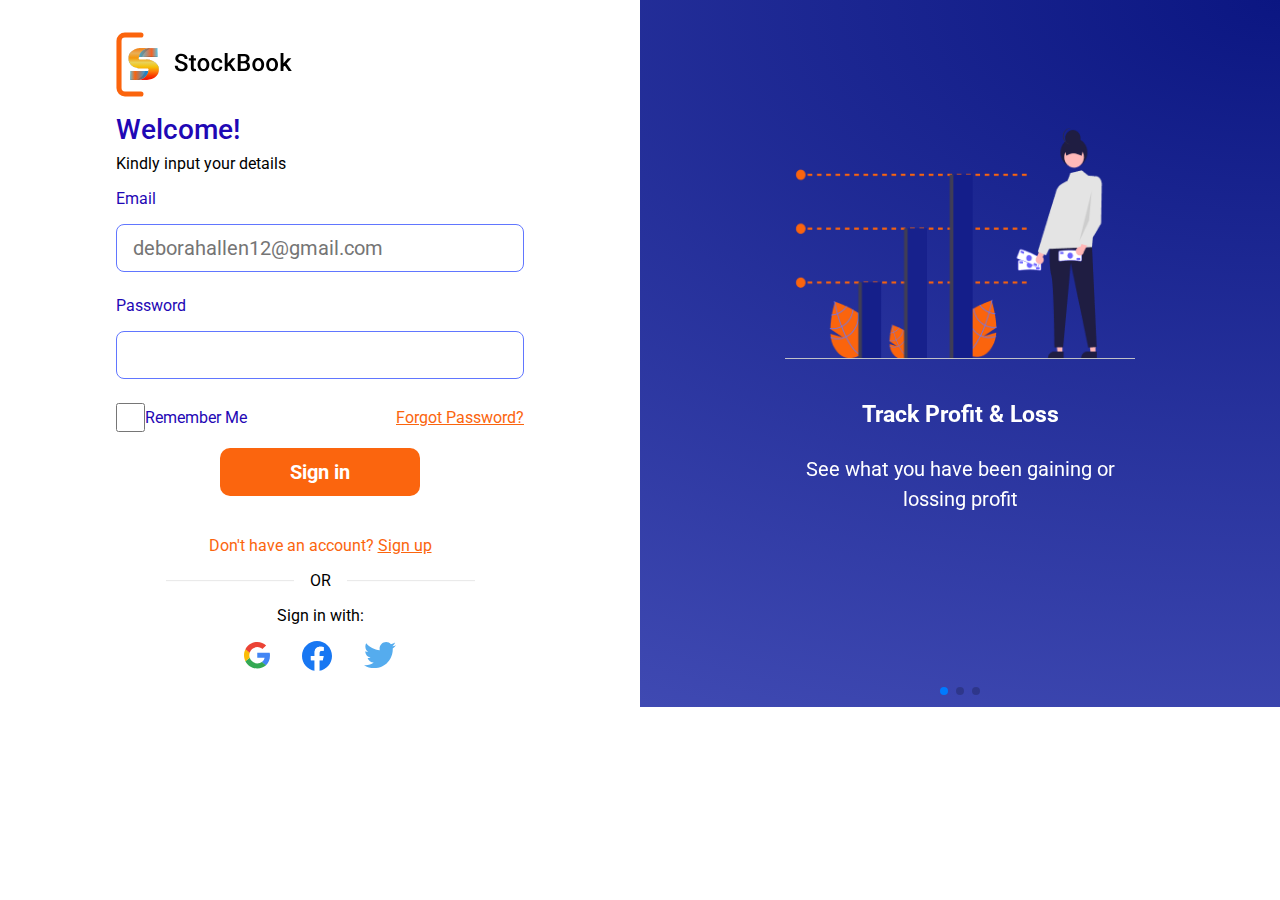
<file: index.html>
<!DOCTYPE html>
<html lang="en">
  <head>
    <meta charset="UTF-8" />
    <meta http-equiv="X-UA-Compatible" content="IE=edge" />
    <meta name="viewport" content="width=device-width, initial-scale=1.0" />
    <link rel="icon" type="image/icon type" href="/images/Group 45.png" />

    <title>StockBook</title>
    <link rel="stylesheet" href="styles.css" />
    <link rel="preconnect" href="https://fonts.googleapis.com" />
    <link rel="preconnect" href="https://fonts.gstatic.com" crossorigin />
    <link href="https://fonts.googleapis.com/css2?family=Roboto:wght@100;400;500;700&display=swap" rel="stylesheet"/>


    <link
      rel="stylesheet"
      href="https://cdn.jsdelivr.net/npm/swiper@9/swiper-bundle.min.css"
    />

    <script
      src="https://cdn.jsdelivr.net/npm/swiper@9/swiper-bundle.min.js"
      defer
    ></script>
    <script src="index.js" defer></script>
  </head>
  <body>
    <div class="container">
      <div class="sign-up">
        <div class="login-form">
        <header class="d-flex ai-center">
            <img src="images/full-logo.svg" class="logo" alt="">
        </header>
            <h1>Welcome!</h1>
            <p id="instruction">Kindly input your details</p>
            
            <form action="">
                <label for="email">
                    Email
                    <input type="email" id="email" placeholder="deborahallen12@gmail.com">
                </label>
            
                <label for="password">
                    Password
                    <input type="password" id="password">
                </label>

                <div class="d-flex jc-between ai-center">
                    <label class="d-flex ai-center" for="remember">
                        <input type="checkbox">
                        Remember Me
                    </label>
                    
                    <a href="#" class="cta">Forgot Password?</a>
                </div>

                <div class="d-grid pi-center ta-center options ">

                    <button>Sign in</button>

                    <p class="cta">Don't have an account? <a href="sign_up.html">Sign up</a></p>
                
                    <!-- divider -->
                    <span class="d-flex"><img src="images/divider.svg" class="divider" alt=""> OR <img src="images/divider.svg"
                            class="divider" alt=""></span>
                
                    <p>Sign in with:</p>
                
                    <!--Social media icons -->
                    <div class="icon-container d-flex jc-center ai-center">
                        <a href=""><img src="images/icon-google.svg" alt=""></a>
                        <a href=""><img src="images/icon-facebook.svg" alt=""></a>
                        <a href=""><img src="images/icon-twitter.svg" alt=""></a>
                    </div>
                </div>
            </form>

           
                 
    </div>

      </div>
      <!-- Slider main container -->
      <div class="swiper">
        <!-- Additional required wrapper -->
        <div class="swiper-wrapper">
          <!-- Slides -->
          <div class="swiper-slide">
            <div class="slider">
              <img src="images/undraw_investment_data_re_sh9x 1 (1).png" />
              <div class="slider--text">
                <h3>Track Profit & Loss</h3>
                <p>See what you have been gaining or lossing profit</p>
              </div>
            </div>
          </div>
          <div class="swiper-slide">
            <div class="slider">
              <img src="images/undraw_notebook_re_id0r 1.png" alt="" />
              <div class="slider--text">
                <h3>Bookeeping made easy</h3>
                <p>
                  Keep records of financial affairs of your
                  business easily
                </p>
              </div>
            </div>
          </div>
          <div class="swiper-slide">
            <div class="slider slider3">
              <img src="images/undraw_cloud_sync_re_02p1(1) 1.png" alt="" />
              <div class="slider--text">
                <h3>Cloud Storage</h3>
                <p>
                  Store and retrieve all your information
                  from the cloud
                </p>
                <div class="slider--sign_in">
                 <a  href="/signin.html" class="sign_in--link">Get Started</a>
                <h5> <small>Already have an account? <a href="/signin.html">sign in</a></h5></small>
              </div>
              </div>
             
            </div>
          </div>
        </div>
        <!-- If we need pagination -->
        <div class="swiper-pagination"></div>

        <!-- If we need navigation buttons -->
        <div class="swiper-button-prev">
          <h3 class="swiper-button--btn">Skip</h3>
        </div>
        <div class="swiper-button-next">
          <h3 class="swiper-button--btn">Next</h3>
        </div>
      </div>
      <!-- the slider div
      <div>
        
       
       
      </div> -->
    </div>
  </body>
</html>
</file>
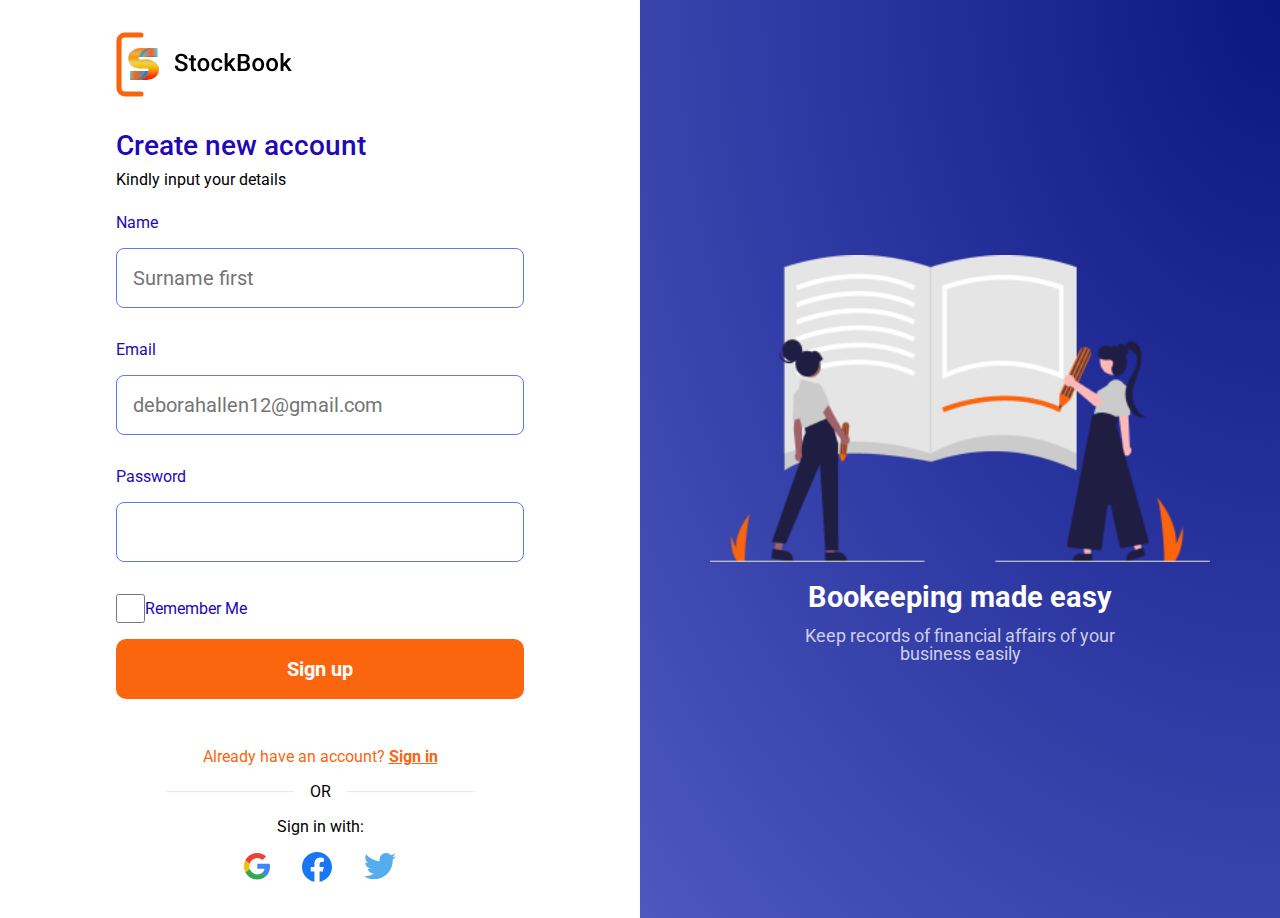
<file: sign_up.html>
<!DOCTYPE html>
<html lang="en">
  <head>
    <meta charset="UTF-8" />
    <meta http-equiv="X-UA-Compatible" content="IE=edge" />
    <meta name="viewport" content="width=device-width, initial-scale=1.0" />

    <!-- fonts -->
     <link rel="preconnect" href="https://fonts.googleapis.com" />
    <link rel="preconnect" href="https://fonts.gstatic.com" crossorigin />
    <link href="https://fonts.googleapis.com/css2?family=Roboto:wght@100;400;500;700&display=swap" rel="stylesheet"/>

    <!-- favicon -->
    <link rel="icon" type="image/x-icon" href="images/logo.svg" />

    <!-- stylesheet -->
    <link rel="stylesheet" href="sign_in.css" />

    <title>StockBook Sign In</title>
  </head>

  <body class="d-flex">
    <div class="login-form">
      <header class="d-flex ai-center">
        <img src="images/full-logo.svg" class="logo" alt="" />
      </header>
      <h1>Create new account</h1>
      <p id="instruction">Kindly input your details</p>

      <form action="">
        <label for="name">
          Name
          <input type="text" placeholder="Surname first" id="name" />
        </label>

        <label for="email">
          Email
          <input
            type="email"
            id="email"
            placeholder="deborahallen12@gmail.com"
          />
        </label>

        <label for="password">
          Password
          <input type="password" id="password" />
        </label>

        <div>
          <label class="d-flex ai-center" for="remember">
            <input type="checkbox" />
            Remember Me
          </label>

          <!-- <a href="#" class="cta">Forgot Password?</a> -->
        </div>

        <div class="d-grid pi-center ta-center options">
          <button>Sign up</button>

          <p class="cta">
            Already have an account? <a href="index.html"><b>Sign in</b></a>
          </p>

          <!-- divider -->
          <span class="d-flex"
            ><img src="images/divider.svg" class="divider" alt="" /> OR
            <img src="images/divider.svg" class="divider" alt=""
          /></span>

          <p>Sign in with:</p>

          <!--Social media icons -->
          <div class="icon-container d-flex jc-center ai-center">
            <a href=""><img src="images/icon-google.svg" alt="" /></a>
            <a href=""><img src="images/icon-facebook.svg" alt="" /></a>
            <a href=""><img src="images/icon-twitter.svg" alt="" /></a>
          </div>
        </div>
      </form>
    </div>
    <div class="side-img">

              <img src="images/undraw_notebook_re_id0r 1.png" alt="" />
              <div class="side-img--text">
                <h3>Bookeeping made easy</h3>
                <p>
                  Keep records of financial affairs of your
                  business easily
                </p>
             
    </div>
  </body>
</html>
</file>
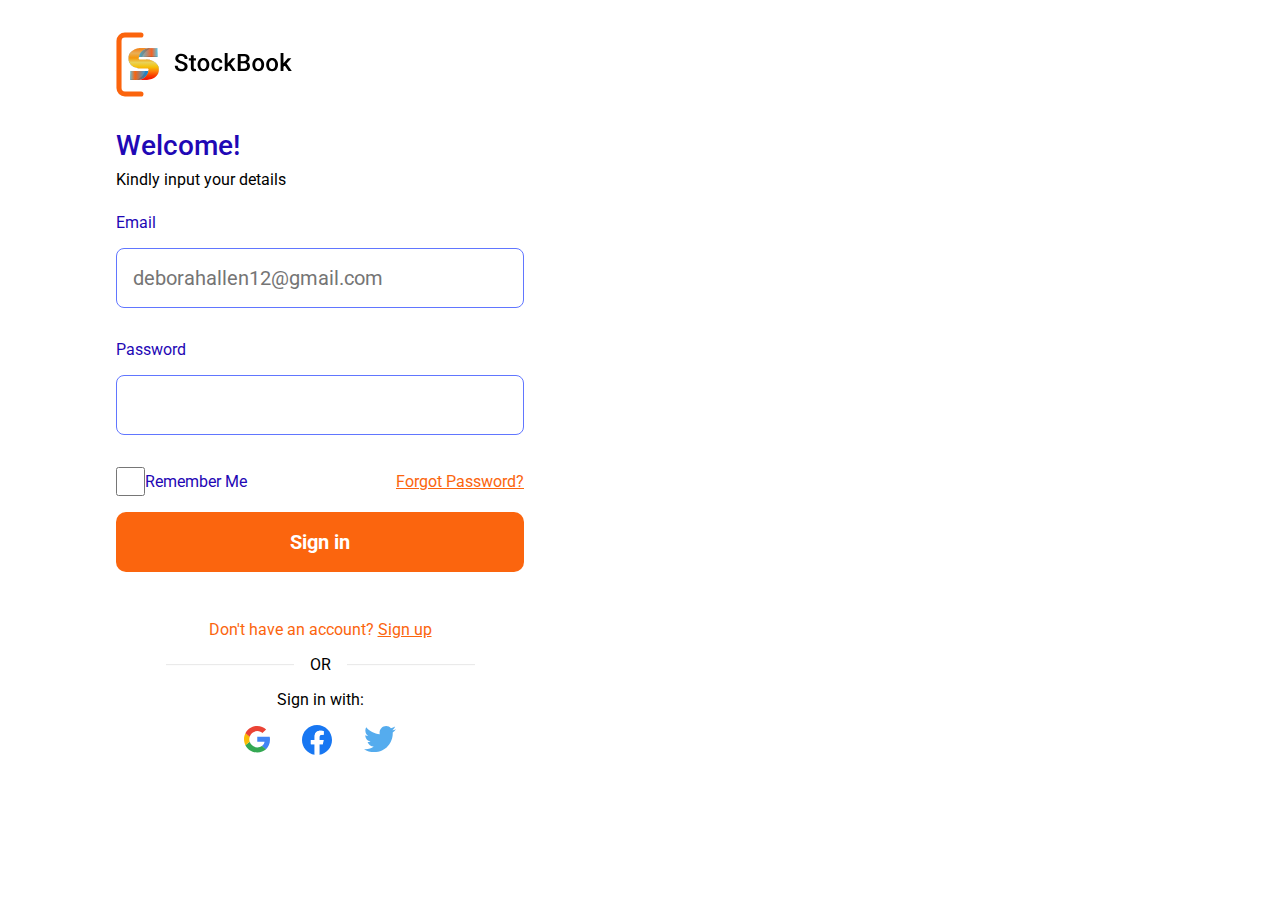
<file: signin.html>
<!DOCTYPE html>
<html lang="en">
  <head>
    <meta charset="UTF-8" />
    <meta http-equiv="X-UA-Compatible" content="IE=edge" />
    <meta name="viewport" content="width=device-width, initial-scale=1.0" />

    <!-- fonts -->
    <link rel="preconnect" href="https://fonts.googleapis.com" />
    <link rel="preconnect" href="https://fonts.gstatic.com" crossorigin />
    <link href="https://fonts.googleapis.com/css2?family=Roboto:wght@100;400;500;700&display=swap" rel="stylesheet"/>

    <!-- favicon -->
    <link rel="icon" type="image/x-icon" href="images/logo.svg" />

    <!-- stylesheet -->
    <link rel="stylesheet" href="sign_in.css" />

    <link
      rel="stylesheet"
      href="https://cdn.jsdelivr.net/npm/swiper@9/swiper-bundle.min.css"
    />

    <script
      src="https://cdn.jsdelivr.net/npm/swiper@9/swiper-bundle.min.js"
      defer
    ></script>
    <script src="index.js" defer></script>

    <title>StockBook Sign In</title>
  </head>
  <body class="d-flex">
    <div class="login-form">
      <header class="d-flex ai-center">
        <img src="images/full-logo.svg" class="logo" alt="" />
      </header>
      <h1>Welcome!</h1>
      <p id="instruction">Kindly input your details</p>

      <form action="">
        <label for="email">
          Email
          <input
            type="email"
            id="email"
            placeholder="deborahallen12@gmail.com"
          />
        </label>

        <label for="password">
          Password
          <input type="password" id="password" />
        </label>

        <div class="d-flex jc-between ai-center">
          <label class="d-flex ai-center" for="remember">
            <input type="checkbox" />
            Remember Me
          </label>

          <a href="#" class="cta">Forgot Password?</a>
        </div>

        <div class="d-grid pi-center ta-center options">
          <button>Sign in</button>

          <p class="cta">
            Don't have an account? <a href="sign_up.html">Sign up</a>
          </p>

          <!-- divider -->
          <span class="d-flex"
            ><img src="images/divider.svg" class="divider" alt="" /> OR
            <img src="images/divider.svg" class="divider" alt=""
          /></span>

          <p>Sign in with:</p>

          <!--Social media icons -->
          <div class="icon-container d-flex jc-center ai-center">
            <a href=""><img src="images/icon-google.svg" alt="" /></a>
            <a href=""><img src="images/icon-facebook.svg" alt="" /></a>
            <a href=""><img src="images/icon-twitter.svg" alt="" /></a>
          </div>
        </div>
      </form>
    </div>
  </body>
</html>
</file>
<file: styles.css>
:root {
  --bg-gradient: 72.13deg, #4d57bf -17.21%, #0b1682 92.62%;
  --color-cta: hsla(22, 97%, 52%, 1);
  --hover-color-cta: rgb(198, 92, 31);
  --input-color: hsl(232, 100%, 69%);
  --checkbox-color: #eeebff;
  --text-color: hsla(248, 92%, 37%, 1);
  --ff-body: "Roboto", sans-serif;
  --p-color: rgba(255, 255, 255, 0.75);
}

* {
  margin: 0;
  padding: 0;
  box-sizing: border-box;
}
body {
  font-family: "Roboto", sans-serif;
  background: radial-gradient(at top right, #0b1682, #4d57bf);
  background-repeat: no-repeat;
}
.container {
  width: 100%;
}
.swiper {
  width: 100%;
}
.swiper {
  display: flex;
  justify-content: center;
  align-items: center;
}
.swiper-slide > .slider {
  display: flex;
  justify-content: center;
  align-items: center;
  flex-direction: column;
  margin: 20% auto;
  color: white;
  font-size: 18px;
  line-height: 30px;
  gap: 40px;
  text-align: center;
  padding: 0 30px;
}
.swiper-slide .slider img {
  width: 170px;
}
.swiper-slide .slider3 {
  margin: 10% auto;
}
.slider--text {
  display: flex;
  flex-direction: column;
  gap: 25px;
  justify-content: center;
  align-items: center;
}
.slider a {
  color: #fff;
}
.slider > p {
  color: rgba(255, 255, 255, 0.75);
  font-size: 15px;
  line-height: 18px;
  text-align: center;
}
.swiper .swiper-button-next::after,
.swiper-button-prev::after {
  content: "" !important;
}
.swiper .swiper-button-next {
  position: absolute;
  top: 87%;
  right: 5%;
}
.swiper .swiper-button-prev {
  top: 87%;
  left: 5%;
}
.swiper-button--btn {
  font-size: 20px;
  color: #fff;

  line-height: 31px;
}
.sign-up {
  display: none;
}

.sign_in--link {
  padding: 10px 15px;
  background-color: #fb640d;
  color: #fff;
  border-radius: 10px;
  font-size: 15px;
  font-weight: bold;
  border: #222;
  line-height: 158%;
  letter-spacing: 1%;
  font-family: "Roboto", sans-serif;

  text-decoration: none;
}

.sign_in--link:hover:active {
  background-color: #cd5713;
}
.slider--sign_in > h5 {
  margin-top: 15px;
}

input,
button,
textarea,
select {
  font: inherit;
}

button {
  cursor: pointer;
  border: none;
}

a {
  color: inherit;
}

label,
h1 {
  color: var(--text-color);
}

/* Utility Styles */
.d-flex {
  display: flex;
}

.d-grid {
  display: grid;
}

.pi-center {
  place-items: center;
}

.jc-between {
  justify-content: space-between;
}

.jc-center {
  justify-content: center;
}

.ai-center {
  align-items: center;
}

.ta-center {
  text-align: center;
}

header {
  margin-bottom: 1rem;
}

.carousel-container {
  width: 50vw;
  padding: 5rem;
}

.login-form {
  width: 50vw;
  padding: 2rem 7.25rem;
}

h1 {
  font-weight: 500;
  font-size: 1.75rem;
  margin-bottom: 0.5rem;
}

#instruction {
  margin-bottom: 1rem;
}

label {
  font-weight: 400;
}

#email,
#password,
#name,
button {
  width: 100%;
  border-radius: 0.5rem;
  height: 3rem;
  margin-bottom: 1.5rem;
  margin-top: 1rem;
}

#email,
#name,
#password {
  border: 1px solid var(--input-color);
  padding-left: 1rem;
  font-size: 1.25rem;
  font-weight: 400;
}

button {
  border-radius: 0.625rem;
  background-color: var(--color-cta);
  color: white;
  font-weight: 700;
  font-size: 1.25rem;
  width: 200px;
}

button:hover {
  background-color: var(--hover-color-cta);
}

input[type="checkbox"] {
  background-color: var(--checkbox-color);
  width: 1.8rem;
  height: 1.8rem;
  border-radius: 50%;
}

.options {
  gap: 1rem;
}

.divider {
  padding-inline: 1rem;
  width: 10rem;
}

.cta {
  color: var(--color-cta);
}

.icon-container img {
  margin-inline: 1rem;
}
@media screen and (min-width: 25rem) {
  .swiper-slide .slider img {
    width: 350px;
  }
  .swiper-slide > .slider {
    font-size: 20px;
  }

  .sign_in--link {
    padding: 15px 30px;
    font-size: 20px;
  }
}

@media screen and (min-width: 48rem) {
  .swiper-slide > .slider {
    margin: 5% auto;
  }
}
@media screen and (min-width: 992px) {
  .swiper-slide > .slider {
    margin: 20% auto;
  }
  .container {
    display: flex;
  }
  .sign-up {
    display: block;
    width: 50%;
    background-color: #fff;
  }
  .swiper {
    width: 50%;
  }
  .slider--text {
    width: 350px;
  }
  .swiper-button--btn {
    display: none;
  }
  .slider--sign_in {
    display: none;
  }
}
/* sign up */
</file>
<file: sign_in.css>
:root {
  --bg-gradient: 72.13deg, #4d57bf -17.21%, #0b1682 92.62%;
  --color-cta: hsla(22, 97%, 52%, 1);
  --hover-color-cta: rgb(198, 92, 31);
  --input-color: hsl(232, 100%, 69%);
  --checkbox-color: #eeebff;
  --text-color: hsla(248, 92%, 37%, 1);
  --ff-body: "Roboto", sans-serif;
}

/* Reset */
*,
*::before,
*::after {
  margin: 0;
  padding: 0;
  box-sizing: border-box;
  /* border: 1px solid red; */
}

/* General Styles */
body {
  font-family: var(--ff-body);
  font-size: 16px;
}

input,
button,
textarea,
select {
  font: inherit;
}

button {
  cursor: pointer;
  border: none;
}

a {
  color: inherit;
}

label,
h1 {
  color: var(--text-color);
}

/* Utility Styles */
.d-flex {
  display: flex;
}

.d-grid {
  display: grid;
}

.pi-center {
  place-items: center;
}

.jc-between {
  justify-content: space-between;
}

.jc-center {
  justify-content: center;
}

.ai-center {
  align-items: center;
}

.ta-center {
  text-align: center;
}

header {
  margin-bottom: 2rem;
}

.side-img {
  width: 50vw;
  background: radial-gradient(at top right, #0b1682, #4d57bf);
  display: flex;
  flex-direction: column;
  align-items: center;
  justify-content: center;
  color: #fff;
  font-size: 25px;
  text-align: center;
}
.side-img > img {
  width: 500px;
}
.side-img--text {
  width: 330px;
  margin-top: 20px;
  font-family: 20px;
  line-height: 30px;
}
.side-img--text p {
  color: rgba(255, 255, 255, 0.75);
  font-size: 18px;
  line-height: 18px;
  margin-top: 15px;
}

.login-form {
  width: 50vw;
  padding: 2rem 7.25rem;
}

h1 {
  font-weight: 500;
  font-size: 1.75rem;
  margin-bottom: 0.5rem;
}

#instruction {
  margin-bottom: 1.5rem;
}

label {
  font-weight: 400;
}

#email,
#password,
#name,
button {
  width: 100%;
  border-radius: 0.5rem;
  height: 3.75rem;
  margin-bottom: 2rem;
  margin-top: 1rem;
}

#email,
#name,
#password {
  border: 1px solid var(--input-color);
  padding-left: 1rem;
  font-size: 1.25rem;
  font-weight: 400;
}

button {
  border-radius: 0.625rem;
  background-color: var(--color-cta);
  color: white;
  font-weight: 700;
  font-size: 1.25rem;
 
}

button:hover {
  background-color: var(--hover-color-cta);
}

input[type="checkbox"] {
  background-color: var(--checkbox-color);
  width: 1.8rem;
  height: 1.8rem;
  border-radius: 50%;
}

.options {
  gap: 1rem;
}

.divider {
  padding-inline: 1rem;
  width: 10rem;
}

.cta {
  color: var(--color-cta);
}

.icon-container img {
  margin-inline: 1rem;
}

/* Responsiveness for Tablet */
@media screen and (max-width: 75rem) {
  .logo {
    width: 8.5rem;
  }

  .login-form {
    width: 50%;
    padding: 8rem 8rem;
  }

  .divider {
    width: 8rem;
  }

  header {
    margin-bottom: 2rem;
  }
  /* .side-img {
    display: none;
  } */

  #email,
  #password,
  #name,
  button {
    height: 3rem;
    margin-bottom: 1.5rem;
    margin-top: 1rem;
  }
}

@media screen and (max-width: 55rem) {
  body {
    font-size: 0.85rem;
  }

  .logo {
    width: 8rem;
  }

  .side-img {
    display: none;
  }

  .login-form {
    width: 100%;
    padding: 2rem 3rem;
  }

  .divider {
    width: 18rem;
  }

  input[type="checkbox"] {
    background-color: var(--checkbox-color);
    width: 1.2rem;
    height: 1.2rem;
    border-radius: 50%;
  }

  button {
    width: 80%;
  }
}

@media screen and (max-width: 45rem) {
  .divider {
    max-width: 12rem;
  }

  input[type="checkbox"] {
    background-color: var(--checkbox-color);
    width: 1rem;
    height: 1rem;
    border-radius: 50%;
  }

  #email,
  #password,
  #name,
  button {
    border-radius: 0.4rem;
    height: 2.5rem;
    margin-bottom: 1.5rem;
    margin-top: 1rem;
  }
}

/* Responsiveness for Mobile */
@media screen and (max-width: 35rem) {
  body {
    font-size: 1rem;
  }

  .logo {
    width: 6rem;
  }

  .login-form {
    padding: 2rem 2rem;
  }

  .divider {
    width: 8rem;
  }

  #email,
  #password,
  #name,
  button {
    height: 3.75rem;
    margin-bottom: 2.5rem;
    margin-top: 1.5rem;
    font-weight: 500;
    font-size: 0.8rem;
  }

  button {
    width: 60%;
    font-weight: 500;
    font-size: 1.3rem;
  }
}

@media screen and (max-width: 30rem) {
  .divider {
    width: 5rem;
  }
}

/* carousel styles */
</file>
